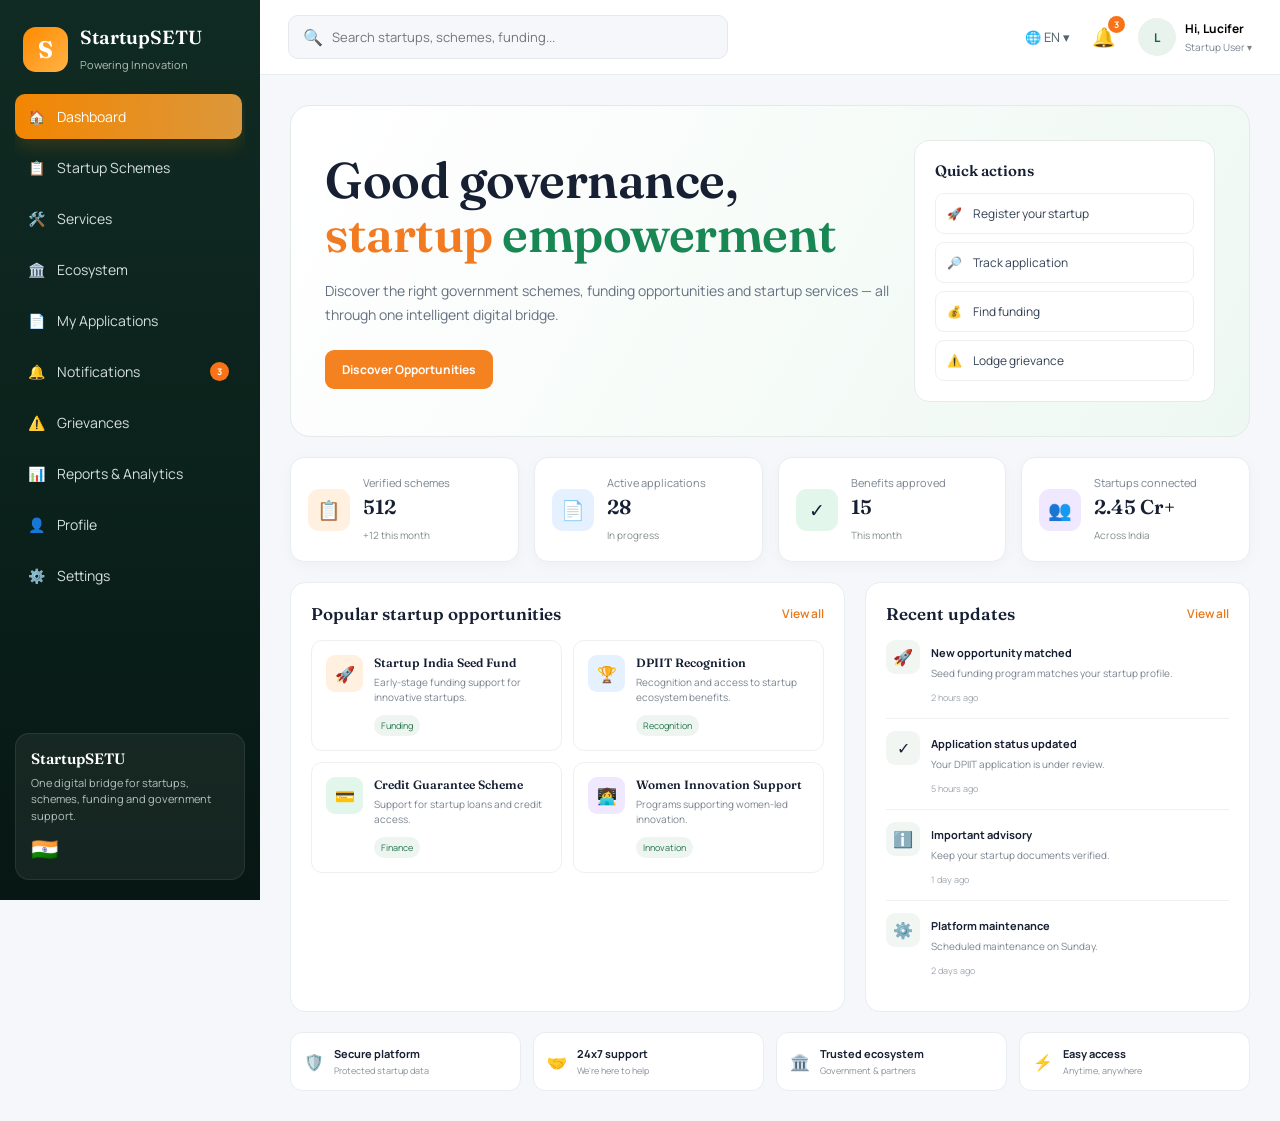
<file: index.html>
<!DOCTYPE html>
<html lang="en">
<head>
<meta charset="UTF-8">
<meta name="viewport" content="width=device-width, initial-scale=1.0">
<title>StartupSETU | Digital Startup Empowerment</title>
<link rel="preconnect" href="https://fonts.googleapis.com">
<link href="https://fonts.googleapis.com/css2?family=Fraunces:opsz,wght@9..144,500;9..144,600;9..144,700&family=Manrope:wght@400;500;600;700;800&display=swap" rel="stylesheet">
<link rel="stylesheet" href="style4.css">
</head>
<body>

<div class="app">

    <!-- ================= SIDEBAR ================= -->
    <aside class="sidebar">

        <div class="brand">
            <div class="logo">S</div>
            <div>
                <h2>StartupSETU</h2>
                <span>Powering Innovation</span>
            </div>
        </div>

        <nav class="navigation">
            <button class="nav-item active" data-section="dashboard" onclick="showSection('dashboard')">🏠<span>Dashboard</span></button>
            <button class="nav-item" data-section="schemes" onclick="showSection('schemes')">📋<span>Startup Schemes</span></button>
            <button class="nav-item" data-section="services" onclick="showSection('services')">🛠️<span>Services</span></button>
            <button class="nav-item" data-section="ecosystem" onclick="showSection('ecosystem')">🏛️<span>Ecosystem</span></button>
            <button class="nav-item" data-section="applications" onclick="showSection('applications')">📄<span>My Applications</span></button>
            <button class="nav-item" data-section="notifications" onclick="showSection('notifications')">
                🔔<span>Notifications</span>
                <b class="nav-badge" id="navNotificationCount">3</b>
            </button>
            <button class="nav-item" data-section="grievance" onclick="showSection('grievance')">⚠️<span>Grievances</span></button>
            <button class="nav-item" data-section="analytics" onclick="showSection('analytics')">📊<span>Reports &amp; Analytics</span></button>
            <button class="nav-item" data-section="profile" onclick="showSection('profile')">👤<span>Profile</span></button>
            <button class="nav-item" data-section="settings" onclick="showSection('settings')">⚙️<span>Settings</span></button>
        </nav>

        <div class="sidebar-bottom">
            <h3>StartupSETU</h3>
            <p>One digital bridge for startups, schemes, funding and government support.</p>
            <div class="india-wave">🇮🇳</div>
        </div>

    </aside>

    <!-- ================= MAIN ================= -->
    <main class="main">

        <header class="topbar">
            <div class="search-box">
                <span>🔍</span>
                <input type="text" id="searchInput" placeholder="Search startups, schemes, funding..." autocomplete="off">
                <button class="clear-search" id="clearSearch" onclick="clearSearch()" title="Clear search">×</button>
            </div>

            <div class="top-actions">
                <button class="language" onclick="toggleLanguage()">🌐 <span id="languageText">EN</span> ▾</button>

                <button class="notification" onclick="showSection('notifications')">
                    🔔
                    <b id="topNotificationCount">3</b>
                </button>

                <button class="user" onclick="showSection('profile')">
                    <div class="avatar" id="topAvatar">L</div>
                    <div>
                        <strong id="topUserName">Hi, Lucifer</strong>
                        <small>Startup User ▾</small>
                    </div>
                </button>
            </div>
        </header>

        <div class="global-search-results" id="globalSearchResults">
            <div class="search-result-header">
                <strong id="searchResultTitle">Search Results</strong>
                <button onclick="clearSearch()">Clear</button>
            </div>
            <div id="searchResultList"></div>
        </div>

        <!-- ================= DASHBOARD ================= -->
        <section id="dashboard" class="page active-page">

            <div class="hero">
                <div class="hero-content">
                    <h1>Good governance,<br><span class="orange">startup</span> <span class="green">empowerment</span></h1>
                    <p id="heroGreeting">Discover the right government schemes, funding opportunities and startup services — all through one intelligent digital bridge.</p>
                    <button class="primary-btn" onclick="openModal('discover')">Discover Opportunities</button>
                </div>

                <div class="quick-actions">
                    <h3>Quick actions</h3>
                    <button onclick="openModal('register')">🚀<span>Register your startup</span></button>
                    <button onclick="openModal('track')">🔎<span>Track application</span></button>
                    <button onclick="openModal('funding')">💰<span>Find funding</span></button>
                    <button onclick="showSection('grievance')">⚠️<span>Lodge grievance</span></button>
                </div>
            </div>

            <div class="stats">
                <div class="stat-card">
                    <div class="stat-icon orange-icon">📋</div>
                    <div><p>Verified schemes</p><h2>512</h2><small>+12 this month</small></div>
                </div>
                <div class="stat-card">
                    <div class="stat-icon blue-icon">📄</div>
                    <div><p>Active applications</p><h2 id="statActiveApps">28</h2><small>In progress</small></div>
                </div>
                <div class="stat-card">
                    <div class="stat-icon green-icon">✓</div>
                    <div><p>Benefits approved</p><h2>15</h2><small>This month</small></div>
                </div>
                <div class="stat-card">
                    <div class="stat-icon purple-icon">👥</div>
                    <div><p>Startups connected</p><h2>2.45 Cr+</h2><small>Across India</small></div>
                </div>
            </div>

            <div class="content-grid">
                <div class="panel">
                    <div class="panel-header">
                        <h2>Popular startup opportunities</h2>
                        <button onclick="showSection('schemes')">View all</button>
                    </div>

                    <div class="scheme-grid">
                        <div class="scheme-card" data-search="Startup India Seed Fund Funding early stage seed funding">
                            <div class="scheme-icon orange-icon">🚀</div>
                            <div>
                                <h3>Startup India Seed Fund</h3>
                                <p>Early-stage funding support for innovative startups.</p>
                                <span class="badge">Funding</span>
                            </div>
                        </div>

                        <div class="scheme-card" data-search="DPIIT Recognition recognition startup">
                            <div class="scheme-icon blue-icon">🏆</div>
                            <div>
                                <h3>DPIIT Recognition</h3>
                                <p>Recognition and access to startup ecosystem benefits.</p>
                                <span class="badge">Recognition</span>
                            </div>
                        </div>

                        <div class="scheme-card" data-search="Credit Guarantee Scheme finance loan">
                            <div class="scheme-icon green-icon">💳</div>
                            <div>
                                <h3>Credit Guarantee Scheme</h3>
                                <p>Support for startup loans and credit access.</p>
                                <span class="badge">Finance</span>
                            </div>
                        </div>

                        <div class="scheme-card" data-search="Women Innovation Support women innovation">
                            <div class="scheme-icon purple-icon">👩‍💻</div>
                            <div>
                                <h3>Women Innovation Support</h3>
                                <p>Programs supporting women-led innovation.</p>
                                <span class="badge">Innovation</span>
                            </div>
                        </div>
                    </div>
                </div>

                <div class="panel">
                    <div class="panel-header">
                        <h2>Recent updates</h2>
                        <button onclick="showSection('notifications')">View all</button>
                    </div>

                    <div class="updates">
                        <div class="update">
                            <div class="update-icon">🚀</div>
                            <div><strong>New opportunity matched</strong><p>Seed funding program matches your startup profile.</p><small>2 hours ago</small></div>
                        </div>
                        <div class="update">
                            <div class="update-icon">✓</div>
                            <div><strong>Application status updated</strong><p>Your DPIIT application is under review.</p><small>5 hours ago</small></div>
                        </div>
                        <div class="update">
                            <div class="update-icon">ℹ️</div>
                            <div><strong>Important advisory</strong><p>Keep your startup documents verified.</p><small>1 day ago</small></div>
                        </div>
                        <div class="update">
                            <div class="update-icon">⚙️</div>
                            <div><strong>Platform maintenance</strong><p>Scheduled maintenance on Sunday.</p><small>2 days ago</small></div>
                        </div>
                    </div>
                </div>
            </div>

            <div class="features">
                <div>🛡️<section><strong>Secure platform</strong><small>Protected startup data</small></section></div>
                <div>🤝<section><strong>24x7 support</strong><small>We're here to help</small></section></div>
                <div>🏛️<section><strong>Trusted ecosystem</strong><small>Government &amp; partners</small></section></div>
                <div>⚡<section><strong>Easy access</strong><small>Anytime, anywhere</small></section></div>
            </div>

        </section>

        <!-- ================= SCHEMES ================= -->
        <section id="schemes" class="page">
            <div class="page-title"><h1>Startup Schemes</h1><p>Find government schemes suitable for your startup.</p></div>

            <div class="large-card">
                <h2>Find the right scheme</h2>

                <div class="filters">
                    <select id="categoryFilter">
                        <option value="All Categories">All Categories</option>
                        <option value="Funding">Funding</option>
                        <option value="Tax Benefits">Tax Benefits</option>
                        <option value="Recognition">Recognition</option>
                        <option value="Incubation">Incubation</option>
                        <option value="Finance">Finance</option>
                    </select>

                    <select id="stageFilter">
                        <option value="All Startup Stages">All Startup Stages</option>
                        <option value="Idea">Idea</option>
                        <option value="MVP">MVP</option>
                        <option value="Early Stage">Early Stage</option>
                        <option value="Growth">Growth</option>
                    </select>

                    <button class="primary-btn" onclick="filterSchemes()">Find schemes</button>
                    <button class="secondary-btn" onclick="resetFilters()">Reset</button>
                </div>

                <div class="all-schemes" id="allSchemes">

                    <div class="opportunity" data-category="Funding" data-stage="Early Stage" data-search="Startup India Seed Fund funding seed early stage">
                        <h3>Startup India Seed Fund</h3>
                        <p>Funding for proof of concept, prototype development and market entry.</p>
                        <span>Funding</span>
                        <button onclick="viewScheme('Startup India Seed Fund')">View details</button>
                    </div>

                    <div class="opportunity" data-category="Recognition" data-stage="All" data-search="DPIIT Startup Recognition recognition">
                        <h3>DPIIT Startup Recognition</h3>
                        <p>Government recognition and ecosystem benefits for eligible startups.</p>
                        <span>Recognition</span>
                        <button onclick="viewScheme('DPIIT Startup Recognition')">View details</button>
                    </div>

                    <div class="opportunity" data-category="Finance" data-stage="Growth" data-search="Credit Guarantee Scheme finance credit loan">
                        <h3>Credit Guarantee Scheme</h3>
                        <p>Improved access to institutional credit for eligible startups.</p>
                        <span>Finance</span>
                        <button onclick="viewScheme('Credit Guarantee Scheme')">View details</button>
                    </div>

                    <div class="opportunity" data-category="Incubation" data-stage="Idea" data-search="Startup Incubation incubator idea">
                        <h3>Startup Incubation Support</h3>
                        <p>Support for early ideas through incubators and mentorship.</p>
                        <span>Incubation</span>
                        <button onclick="viewScheme('Startup Incubation Support')">View details</button>
                    </div>

                    <div class="opportunity" data-category="Tax Benefits" data-stage="Growth" data-search="Tax Benefits startup tax">
                        <h3>Startup Tax Benefits</h3>
                        <p>Explore eligible tax-related support for startups.</p>
                        <span>Tax Benefits</span>
                        <button onclick="viewScheme('Startup Tax Benefits')">View details</button>
                    </div>

                </div>
                <p class="empty-state" id="schemesEmptyState" hidden>No schemes match your filters. Try resetting them.</p>
            </div>
        </section>

        <!-- ================= SERVICES ================= -->
        <section id="services" class="page">
            <div class="page-title"><h1>Startup Services</h1><p>Everything a startup needs in one place.</p></div>

            <div class="service-grid">
                <div class="service-card" data-search="startup registration company registration">
                    🚀<h3>Startup Registration</h3><p>Get guidance for startup registration.</p>
                    <button onclick="openService('Startup Registration')">Explore</button>
                </div>
                <div class="service-card" data-search="funding discovery investment finance">
                    💰<h3>Funding Discovery</h3><p>Discover relevant funding opportunities.</p>
                    <button onclick="openService('Funding Discovery')">Explore</button>
                </div>
                <div class="service-card" data-search="document assistance verification documents">
                    📄<h3>Document Assistance</h3><p>Manage and verify startup documents.</p>
                    <button onclick="openService('Document Assistance')">Explore</button>
                </div>
                <div class="service-card" data-search="mentorship mentor startup">
                    🤝<h3>Mentorship</h3><p>Connect with mentors and ecosystem partners.</p>
                    <button onclick="openService('Mentorship')">Explore</button>
                </div>
            </div>
        </section>

        <!-- ================= ECOSYSTEM ================= -->
        <section id="ecosystem" class="page">
            <div class="page-title"><h1>Startup Ecosystem</h1><p>Connect with the right people and organizations.</p></div>

            <div class="ecosystem-grid">
                <div class="ecosystem-card" data-search="government departments programs">
                    🏛️<h3>Government</h3><p>Departments and government programs.</p>
                    <button onclick="openService('Government')">Explore</button>
                </div>
                <div class="ecosystem-card" data-search="incubators incubation acceleration">
                    🏢<h3>Incubators</h3><p>Find incubation and acceleration support.</p>
                    <button onclick="openService('Incubators')">Explore</button>
                </div>
                <div class="ecosystem-card" data-search="investors investment funding">
                    💼<h3>Investors</h3><p>Explore investment opportunities.</p>
                    <button onclick="openService('Investors')">Explore</button>
                </div>
                <div class="ecosystem-card" data-search="mentors mentorship expert guidance">
                    👨‍🏫<h3>Mentors</h3><p>Get expert guidance for your startup.</p>
                    <button onclick="openService('Mentors')">Explore</button>
                </div>
            </div>
        </section>

        <!-- ================= APPLICATIONS ================= -->
        <section id="applications" class="page">
            <div class="page-title"><h1>My Applications</h1><p>Track all your startup applications.</p></div>

            <div class="table-card">
                <div class="table-tools">
                    <input type="text" id="applicationSearch" placeholder="Search application..." oninput="searchApplications()">
                    <button class="secondary-btn" onclick="resetApplicationSearch()">Reset</button>
                </div>

                <table>
                    <thead>
                        <tr><th>Application ID</th><th>Scheme</th><th>Date</th><th>Status</th><th>Action</th></tr>
                    </thead>
                    <tbody id="applicationTable">
                        <tr>
                            <td>SS-2026-00125</td><td>DPIIT Recognition</td><td>02 Sep 2026</td>
                            <td><span class="status review">Under Review</span></td>
                            <td><button class="table-btn" onclick="trackApplication('SS-2026-00125')">Track</button></td>
                        </tr>
                        <tr>
                            <td>SS-2026-00091</td><td>Seed Fund</td><td>28 Aug 2026</td>
                            <td><span class="status approved">Approved</span></td>
                            <td><button class="table-btn" onclick="trackApplication('SS-2026-00091')">Track</button></td>
                        </tr>
                        <tr>
                            <td>SS-2026-00072</td><td>Credit Guarantee</td><td>25 Aug 2026</td>
                            <td><span class="status pending">Documents Required</span></td>
                            <td><button class="table-btn" onclick="trackApplication('SS-2026-00072')">Track</button></td>
                        </tr>
                    </tbody>
                </table>
                <p class="empty-state" id="applicationsEmptyState" hidden>No applications match your search.</p>
            </div>
        </section>

        <!-- ================= NOTIFICATIONS ================= -->
        <section id="notifications" class="page">
            <div class="page-title"><h1>Notifications</h1><p>Your latest StartupSETU updates.</p></div>

            <div class="notification-controls">
                <button class="secondary-btn" onclick="markAllNotificationsRead()">Mark all read</button>
            </div>

            <div class="notification-list" id="notificationList">
                <div class="notification-card unread" data-notification="funding matched">
                    <div class="notification-symbol">🚀</div>
                    <div><strong>New funding opportunity matched</strong><p>A funding scheme has been matched with your profile.</p><small>2 hours ago</small></div>
                    <button onclick="markNotificationRead(this)">✓</button>
                </div>
                <div class="notification-card unread" data-notification="application status">
                    <div class="notification-symbol">✓</div>
                    <div><strong>Application status updated</strong><p>Your DPIIT application is under review.</p><small>5 hours ago</small></div>
                    <button onclick="markNotificationRead(this)">✓</button>
                </div>
                <div class="notification-card unread" data-notification="document reminder">
                    <div class="notification-symbol">⚠️</div>
                    <div><strong>Document reminder</strong><p>Please verify your startup documents.</p><small>1 day ago</small></div>
                    <button onclick="markNotificationRead(this)">✓</button>
                </div>
            </div>
        </section>

        <!-- ================= GRIEVANCE ================= -->
        <section id="grievance" class="page">
            <div class="page-title"><h1>Lodge Grievance</h1><p>Submit and track your startup-related grievance.</p></div>

            <div class="form-card">
                <form id="grievanceForm" onsubmit="submitGrievance(event)">
                    <label for="grievanceSubject">Subject</label>
                    <input type="text" id="grievanceSubject" required>

                    <label for="applicationId">Application ID (optional)</label>
                    <input type="text" id="applicationId" placeholder="e.g. SS-2026-00125">

                    <label for="grievanceDescription">Description</label>
                    <textarea id="grievanceDescription" required></textarea>

                    <button class="primary-btn" type="submit">Submit grievance</button>
                </form>
            </div>

            <div id="grievanceHistory" class="history-card" style="display:none;">
                <h3>Submitted grievances</h3>
                <div id="grievanceList"></div>
            </div>
        </section>

        <!-- ================= ANALYTICS ================= -->
        <section id="analytics" class="page">
            <div class="page-title"><h1>Reports &amp; Analytics</h1><p>StartupSETU platform overview.</p></div>

            <div class="analytics-grid">
                <div><h3>Applications</h3><strong>28</strong><p>Active applications</p></div>
                <div><h3>Approved</h3><strong>15</strong><p>Benefits approved</p></div>
                <div><h3>Completion</h3><strong>54%</strong><p>Average completion rate</p></div>
            </div>

            <div class="analytics-panel">
                <h2>Application overview</h2>

                <div class="progress-item">
                    <span>Approved</span>
                    <div class="progress"><div style="width:54%"></div></div>
                    <b>54%</b>
                </div>
                <div class="progress-item">
                    <span>Under Review</span>
                    <div class="progress"><div style="width:31%"></div></div>
                    <b>31%</b>
                </div>
                <div class="progress-item">
                    <span>Pending Documents</span>
                    <div class="progress"><div style="width:15%"></div></div>
                    <b>15%</b>
                </div>
            </div>
        </section>

        <!-- ================= PROFILE ================= -->
        <section id="profile" class="page">
            <div class="page-title"><h1>Founder Profile</h1><p>Complete your startup profile for better scheme matching.</p></div>

            <div class="form-card">
                <form id="profileForm" onsubmit="event.preventDefault(); saveProfile();">
                    <label for="founderName">Founder name</label>
                    <input type="text" id="founderName" required>

                    <label for="startupName">Startup name</label>
                    <input type="text" id="startupName" placeholder="Enter startup name">

                    <label for="industry">Industry</label>
                    <select id="industry">
                        <option>Technology</option>
                        <option>Agriculture</option>
                        <option>Healthcare</option>
                        <option>FinTech</option>
                        <option>CleanTech</option>
                    </select>

                    <button type="submit" class="primary-btn">Save profile</button>
                </form>
            </div>
        </section>

        <!-- ================= SETTINGS ================= -->
        <section id="settings" class="page">
            <div class="page-title"><h1>Settings</h1><p>Manage your StartupSETU preferences.</p></div>

            <div class="settings-card">
                <label><input type="checkbox" id="emailNotifications" checked> Email notifications</label>
                <label><input type="checkbox" id="schemeRecommendations" checked> Scheme recommendations</label>
                <label><input type="checkbox" id="smsNotifications"> SMS notifications</label>
                <button class="primary-btn" onclick="saveSettings()">Save settings</button>
            </div>
        </section>

    </main>
</div>

<!-- ================= MODAL ================= -->
<div class="modal" id="modal">
    <div class="modal-content">
        <div class="modal-header">
            <h2 id="modalTitle">StartupSETU</h2>
            <button onclick="closeModal()">×</button>
        </div>
        <div id="modalBody"></div>
    </div>
</div>

<div class="toast" id="toast"><span id="toastMessage"></span></div>

<script src="script4.js"></script>
</body>
</html>
</file>
<file: style4.css>
/* =========================================================
   RESET
========================================================= */

* {
    margin: 0;
    padding: 0;
    box-sizing: border-box;
}

html {
    scroll-behavior: smooth;
}

body {
    font-family: "Manrope", Arial, Helvetica, sans-serif;
    background: #f5f7fb;
    color: #172033;
    min-height: 100vh;
}

h1, h2, h3 {
    font-family: "Fraunces", Georgia, serif;
    font-weight: 600;
}

button,
input,
select,
textarea {
    font: inherit;
}

button {
    cursor: pointer;
}

@media (prefers-reduced-motion: reduce) {
    *, *::before, *::after {
        animation-duration: 0.01ms !important;
        animation-iteration-count: 1 !important;
        transition-duration: 0.01ms !important;
        scroll-behavior: auto !important;
    }
}

:focus-visible {
    outline: 2px solid #f58220;
    outline-offset: 2px;
}


/* =========================================================
   APP
========================================================= */

.app {
    min-height: 100vh;
}


/* =========================================================
   SIDEBAR
========================================================= */

.sidebar {
    position: fixed;
    top: 0;
    left: 0;

    width: 260px;
    height: 100vh;

    padding: 20px 15px;

    background:
        linear-gradient(
            180deg,
            #102b23 0%,
            #0b211b 55%,
            #071713 100%
        );

    color: white;

    display: flex;
    flex-direction: column;

    z-index: 1000;

    overflow: hidden;
}


/* =========================================================
   BRAND
========================================================= */

.brand {
    display: flex;
    align-items: center;
    gap: 12px;

    padding: 5px 8px 20px;

    flex-shrink: 0;
}

.logo {
    width: 45px;
    height: 45px;

    display: flex;
    align-items: center;
    justify-content: center;

    border-radius: 13px;

    background: linear-gradient(
        135deg,
        #ff8a00,
        #ffb347
    );

    color: white;

    font-family: "Fraunces", serif;
    font-size: 24px;
    font-weight: 700;

    flex-shrink: 0;
}

.brand h2 {
    font-size: 19px;
    margin-bottom: 3px;
}

.brand span {
    font-size: 11px;
    color: #aebeb8;
}


/* =========================================================
   NAVIGATION
========================================================= */

.navigation {
    display: flex;
    flex-direction: column;

    gap: 6px;

    flex: 1;

    min-height: 0;

    overflow-y: auto;

    padding-right: 3px;
}

.navigation::-webkit-scrollbar {
    width: 4px;
}

.navigation::-webkit-scrollbar-thumb {
    background: rgba(255,255,255,0.2);
    border-radius: 10px;
}


/* =========================================================
   NAV ITEMS
========================================================= */

.nav-item {
    width: 100%;
    min-height: 45px;

    display: flex;
    align-items: center;

    gap: 12px;

    padding: 11px 13px;

    border: none;
    border-radius: 10px;

    background: transparent;

    color: #d5dfdc;

    text-align: left;

    font-size: 14px;

    flex-shrink: 0;

    transition: background 0.2s, transform 0.2s, color 0.2s;
}

.nav-item:hover {
    background: rgba(255,255,255,0.09);
    color: white;

    transform: translateX(2px);
}

.nav-item.active {
    background:
        linear-gradient(
            90deg,
            rgba(255,139,0,0.95),
            rgba(255,171,64,0.85)
        );

    color: white;

    box-shadow:
        0 8px 18px rgba(255,139,0,0.15);
}

.nav-item span {
    flex: 1;
}

.nav-badge {
    min-width: 19px;
    height: 19px;

    display: flex;
    align-items: center;
    justify-content: center;

    border-radius: 50%;

    background: #f97316;

    color: white;

    font-size: 9px;
}


/* =========================================================
   SIDEBAR BOTTOM
========================================================= */

.sidebar-bottom {
    margin-top: 14px;

    padding: 15px;

    border-radius: 14px;

    background: rgba(255,255,255,0.06);

    border: 1px solid rgba(255,255,255,0.08);

    flex-shrink: 0;
}

.sidebar-bottom h3 {
    font-size: 15px;
    margin-bottom: 7px;
}

.sidebar-bottom p {
    font-size: 11px;
    line-height: 1.5;

    color: #b5c2be;
}

.india-wave {
    margin-top: 10px;
    font-size: 22px;
}


/* =========================================================
   MAIN
========================================================= */

.main {
    margin-left: 260px;

    width: calc(100% - 260px);

    min-height: 100vh;

    position: relative;
}


/* =========================================================
   TOPBAR
========================================================= */

.topbar {
    min-height: 75px;

    padding: 15px 28px;

    display: flex;
    align-items: center;
    justify-content: space-between;

    gap: 20px;

    background: white;

    border-bottom: 1px solid #e9edf3;

    position: sticky;
    top: 0;

    z-index: 500;
}


/* =========================================================
   SEARCH
========================================================= */

.search-box {
    width: min(440px, 50%);

    display: flex;
    align-items: center;

    gap: 9px;

    padding: 10px 14px;

    background: #f5f7fa;

    border: 1px solid #e5e9ef;

    border-radius: 10px;
}

.search-box input {
    width: 100%;

    border: none;
    outline: none;

    background: transparent;

    font-size: 13px;

    color: #172033;
}

.clear-search {
    border: none;

    background: transparent;

    color: #7b8490;

    font-size: 18px;

    display: none;
}

.search-box:focus-within {
    border-color: #57a879;

    box-shadow:
        0 0 0 3px rgba(87,168,121,0.08);
}


/* =========================================================
   GLOBAL SEARCH RESULTS
========================================================= */

.global-search-results {
    position: fixed;

    top: 75px;
    right: 28px;

    width: min(520px, calc(100% - 40px));

    max-height: 500px;

    overflow-y: auto;

    background: white;

    border: 1px solid #e4e9ed;

    border-radius: 14px;

    box-shadow: 0 20px 50px rgba(20,30,40,0.15);

    z-index: 1500;

    display: none;
}

.global-search-results.show {
    display: block;
}

.search-result-header {
    display: flex;

    align-items: center;
    justify-content: space-between;

    padding: 15px;

    border-bottom: 1px solid #edf0f2;
}

.search-result-header button {
    border: none;

    background: transparent;

    color: #f58220;

    font-size: 12px;
}

.search-result {
    padding: 13px 15px;

    border-bottom: 1px solid #f0f2f4;

    cursor: pointer;

    transition: background 0.2s;
}

.search-result:hover,
.search-result:focus-visible {
    background: #f7faf8;
}

.search-result strong {
    display: block;

    font-size: 13px;

    margin-bottom: 4px;
}

.search-result small {
    color: #7a8490;

    font-size: 10px;
}


/* =========================================================
   TOP ACTIONS
========================================================= */

.top-actions {
    display: flex;
    align-items: center;

    gap: 22px;
}

.language {
    border: none;
    background: transparent;

    font-size: 13px;

    color: #55616f;
}

.notification {
    position: relative;

    border: none;
    background: transparent;

    font-size: 19px;
}

.notification b {
    position: absolute;

    top: -8px;
    right: -9px;

    min-width: 17px;
    height: 17px;

    display: flex;
    align-items: center;
    justify-content: center;

    border-radius: 50%;

    background: #f97316;

    color: white;

    font-size: 9px;
}

.user {
    display: flex;
    align-items: center;

    gap: 9px;

    border: none;

    background: transparent;

    text-align: left;
}

.avatar {
    width: 38px;
    height: 38px;

    border-radius: 50%;

    display: flex;
    align-items: center;
    justify-content: center;

    background: #e8f3ed;

    color: #17633f;

    font-size: 12px;
    font-weight: bold;
}

.user strong {
    display: block;

    font-size: 12px;
}

.user small {
    display: block;

    margin-top: 3px;

    color: #7a8491;

    font-size: 10px;
}


/* =========================================================
   PAGES
========================================================= */

.page {
    display: none;

    padding: 30px;
}

.page.active-page {
    display: block;

    animation: pageIn 0.2s ease;
}

@keyframes pageIn {
    from {
        opacity: 0;
        transform: translateY(5px);
    }

    to {
        opacity: 1;
        transform: translateY(0);
    }
}


/* =========================================================
   HERO
========================================================= */

.hero {
    min-height: 300px;

    display: grid;

    grid-template-columns: 1.5fr 0.8fr;

    gap: 25px;

    padding: 34px;

    border-radius: 20px;

    background:
        linear-gradient(
            120deg,
            #ffffff,
            #eef8f2
        );

    border: 1px solid #e2ebe5;

    overflow: hidden;
}

.hero-content {
    display: flex;

    flex-direction: column;

    justify-content: center;
}

.hero h1 {
    font-size: clamp(32px, 4vw, 50px);

    line-height: 1.08;

    letter-spacing: -0.5px;

    margin-bottom: 18px;
}

.orange {
    color: #f27b22;
}

.green {
    color: #198754;
}

.hero p {
    max-width: 620px;

    color: #657180;

    font-size: 14px;

    line-height: 1.7;

    margin-bottom: 23px;
}


/* =========================================================
   BUTTONS
========================================================= */

.primary-btn,
.secondary-btn,
.table-btn {
    border: none;

    padding: 11px 17px;

    border-radius: 9px;

    font-size: 12px;

    font-weight: 700;

    transition: background 0.2s, transform 0.2s, box-shadow 0.2s;
}

.primary-btn {
    width: fit-content;

    background: #f58220;

    color: white;
}

.primary-btn:hover {
    background: #dd6910;

    transform: translateY(-1px);

    box-shadow:
        0 7px 18px rgba(245,130,32,0.2);
}

.secondary-btn {
    background: #eef4f0;

    color: #17633f;
}

.secondary-btn:hover {
    background: #dfece5;
}

.table-btn {
    background: #eaf4ee;

    color: #17633f;

    padding: 7px 11px;
}


/* =========================================================
   QUICK ACTIONS
========================================================= */

.quick-actions {
    background: white;

    border-radius: 15px;

    padding: 20px;

    border: 1px solid #e5ebe7;

    align-self: center;
}

.quick-actions h3 {
    font-size: 15px;

    margin-bottom: 13px;
}

.quick-actions button {
    width: 100%;

    display: flex;

    align-items: center;

    gap: 11px;

    border: 1px solid #edf0f2;

    background: white;

    border-radius: 9px;

    padding: 11px;

    margin-top: 8px;

    text-align: left;

    font-size: 12px;

    color: #334155;

    transition: background 0.2s, border-color 0.2s, transform 0.2s;
}

.quick-actions button:hover {
    background: #f8faf9;

    border-color: #d9e7df;

    transform: translateX(3px);
}


/* =========================================================
   STATISTICS
========================================================= */

.stats {
    display: grid;

    grid-template-columns: repeat(4, 1fr);

    gap: 15px;

    margin-top: 20px;
}

.stat-card {
    background: white;

    border: 1px solid #e8edf1;

    border-radius: 14px;

    padding: 17px;

    display: flex;

    align-items: center;

    gap: 13px;

    box-shadow:
        0 4px 15px rgba(20,30,40,0.03);
}

.stat-icon {
    width: 42px;
    height: 42px;

    border-radius: 11px;

    display: flex;

    align-items: center;

    justify-content: center;

    flex-shrink: 0;

    font-size: 19px;
}

.orange-icon {
    background: #fff0df;
}

.blue-icon {
    background: #e6f1ff;
}

.green-icon {
    background: #e3f6ec;
}

.purple-icon {
    background: #f0e8ff;
}

.stat-card p {
    color: #7a8490;

    font-size: 11px;

    margin-bottom: 4px;
}

.stat-card h2 {
    font-size: 20px;

    margin-bottom: 3px;
}

.stat-card small {
    color: #83908b;

    font-size: 10px;
}


/* =========================================================
   CONTENT GRID
========================================================= */

.content-grid {
    display: grid;

    grid-template-columns: 1.3fr 0.9fr;

    gap: 20px;

    margin-top: 20px;
}

.panel {
    background: white;

    border: 1px solid #e8edf1;

    border-radius: 15px;

    padding: 20px;
}

.panel-header {
    display: flex;

    align-items: center;

    justify-content: space-between;

    margin-bottom: 16px;
}

.panel-header h2 {
    font-size: 17px;
}

.panel-header button {
    border: none;

    background: transparent;

    color: #e8781b;

    font-size: 12px;

    font-weight: 600;
}


/* =========================================================
   SCHEME GRID
========================================================= */

.scheme-grid {
    display: grid;

    grid-template-columns: repeat(2, 1fr);

    gap: 11px;
}

.scheme-card {
    display: flex;

    gap: 11px;

    padding: 14px;

    border: 1px solid #edf0f2;

    border-radius: 11px;

    transition: transform 0.2s, border-color 0.2s, box-shadow 0.2s;
}

.scheme-card:hover {
    transform: translateY(-2px);

    border-color: #d7e6dc;

    box-shadow:
        0 7px 20px rgba(20,50,30,0.05);
}

.scheme-icon {
    width: 37px;
    height: 37px;

    border-radius: 9px;

    display: flex;

    align-items: center;

    justify-content: center;

    flex-shrink: 0;
}

.scheme-card h3 {
    font-size: 12px;

    margin-bottom: 5px;
}

.scheme-card p {
    color: #7b8490;

    font-size: 10px;

    line-height: 1.5;

    margin-bottom: 7px;
}

.badge {
    display: inline-block;

    padding: 4px 7px;

    border-radius: 20px;

    background: #eef5f1;

    color: #23764d;

    font-size: 9px;
}


/* =========================================================
   UPDATES
========================================================= */

.updates {
    display: flex;

    flex-direction: column;

    gap: 12px;
}

.update {
    display: flex;

    gap: 11px;

    padding-bottom: 12px;

    border-bottom: 1px solid #eef1f3;
}

.update:last-child {
    border-bottom: none;
}

.update-icon {
    width: 34px;
    height: 34px;

    display: flex;

    align-items: center;

    justify-content: center;

    border-radius: 9px;

    background: #f1f6f3;

    flex-shrink: 0;
}

.update strong {
    font-size: 11px;
}

.update p {
    color: #7a8490;

    font-size: 10px;

    margin: 4px 0;
}

.update small {
    color: #a0a7af;

    font-size: 9px;
}


/* =========================================================
   FEATURES
========================================================= */

.features {
    display: grid;

    grid-template-columns: repeat(4, 1fr);

    gap: 12px;

    margin-top: 20px;
}

.features > div {
    display: flex;

    align-items: center;

    gap: 10px;

    background: white;

    border: 1px solid #e8edf1;

    border-radius: 12px;

    padding: 13px;
}

.features section strong {
    display: block;

    font-size: 11px;
}

.features section small {
    display: block;

    color: #89929b;

    font-size: 9px;

    margin-top: 3px;
}


/* =========================================================
   PAGE TITLE
========================================================= */

.page-title {
    margin-bottom: 23px;
}

.page-title h1 {
    font-size: 28px;

    margin-bottom: 7px;
}

.page-title p {
    color: #77818d;

    font-size: 13px;
}


/* =========================================================
   CARDS
========================================================= */

.large-card,
.table-card,
.form-card,
.settings-card,
.history-card,
.analytics-panel {
    background: white;

    border: 1px solid #e7ecf0;

    border-radius: 15px;

    padding: 24px;
}

.large-card h2 {
    margin-bottom: 18px;

    font-size: 18px;
}


/* =========================================================
   FILTERS
========================================================= */

.filters {
    display: flex;

    gap: 10px;

    flex-wrap: wrap;

    margin-bottom: 22px;
}

.filters select {
    padding: 11px 13px;

    border: 1px solid #dde4e8;

    border-radius: 8px;

    background: white;

    outline: none;

    min-width: 170px;
}


/* =========================================================
   OPPORTUNITIES
========================================================= */

.all-schemes {
    display: grid;

    grid-template-columns: repeat(3, 1fr);

    gap: 13px;
}

.opportunity {
    padding: 17px;

    border: 1px solid #e5ebe7;

    border-radius: 11px;

    transition: transform 0.2s, box-shadow 0.2s;
}

.opportunity:hover {
    transform: translateY(-3px);

    box-shadow:
        0 10px 25px rgba(20,30,40,0.06);
}

.opportunity h3 {
    font-size: 13px;

    margin-bottom: 7px;
}

.opportunity p {
    color: #77818c;

    font-size: 10px;

    line-height: 1.6;

    margin-bottom: 10px;
}

.opportunity span {
    display: inline-block;

    font-size: 9px;

    color: #26764e;

    background: #edf6f1;

    padding: 5px 8px;

    border-radius: 20px;
}

.opportunity button {
    display: block;

    margin-top: 13px;

    border: none;

    background: transparent;

    color: #e8781b;

    font-size: 11px;

    font-weight: 600;
}


/* =========================================================
   EMPTY STATE
========================================================= */

.empty-state {
    margin-top: 16px;

    padding: 20px;

    text-align: center;

    color: #77818c;

    font-size: 12px;

    background: #f7f9fa;

    border: 1px dashed #dde4e8;

    border-radius: 10px;
}


/* =========================================================
   SERVICES / ECOSYSTEM
========================================================= */

.service-grid,
.ecosystem-grid {
    display: grid;

    grid-template-columns: repeat(4, 1fr);

    gap: 15px;
}

.service-card,
.ecosystem-card {
    background: white;

    border: 1px solid #e7ecf0;

    border-radius: 14px;

    padding: 22px;

    transition: transform 0.2s, box-shadow 0.2s;
}

.service-card:hover,
.ecosystem-card:hover {
    transform: translateY(-3px);

    box-shadow:
        0 10px 25px rgba(20,30,40,0.06);
}

.service-card h3,
.ecosystem-card h3 {
    margin: 13px 0 7px;

    font-size: 14px;
}

.service-card p,
.ecosystem-card p {
    color: #78828e;

    font-size: 11px;

    line-height: 1.6;
}

.service-card button,
.ecosystem-card button {
    margin-top: 15px;

    border: none;

    background: #eef5f1;

    color: #23764d;

    padding: 8px 12px;

    border-radius: 7px;

    font-size: 10px;

    font-weight: 600;
}


/* =========================================================
   TABLE
========================================================= */

.table-card {
    overflow-x: auto;
}

.table-tools {
    display: flex;

    justify-content: space-between;

    gap: 10px;

    margin-bottom: 18px;
}

.table-tools input {
    padding: 10px 12px;

    border: 1px solid #dce3e7;

    border-radius: 8px;

    outline: none;

    width: 300px;
}

table {
    width: 100%;

    border-collapse: collapse;

    min-width: 700px;
}

th,
td {
    text-align: left;

    padding: 14px;

    border-bottom: 1px solid #edf0f2;

    font-size: 12px;
}

th {
    background: #f7f9fa;

    color: #596572;
}

.status {
    padding: 5px 9px;

    border-radius: 20px;

    font-size: 9px;
}

.status.review {
    background: #fff3dd;
    color: #b76c00;
}

.status.approved {
    background: #e4f6eb;
    color: #197342;
}

.status.pending {
    background: #ffeaea;
    color: #b53a3a;
}


/* =========================================================
   NOTIFICATIONS
========================================================= */

.notification-controls {
    margin-bottom: 15px;

    display: flex;

    justify-content: flex-end;
}

.notification-list {
    display: flex;

    flex-direction: column;

    gap: 12px;
}

.notification-card {
    display: flex;

    align-items: center;

    gap: 13px;

    padding: 17px;

    background: white;

    border: 1px solid #e7ecf0;

    border-radius: 12px;

    transition: border-color 0.2s, background 0.2s;
}

.notification-card.unread {
    border-left: 4px solid #f58220;

    background: #fffdf9;
}

.notification-symbol {
    font-size: 22px;
}

.notification-card > div:nth-child(2) {
    flex: 1;
}

.notification-card strong {
    font-size: 12px;
}

.notification-card p {
    color: #77818c;

    font-size: 10px;

    margin-top: 5px;
}

.notification-card small {
    color: #a0a7af;

    font-size: 9px;
}

.notification-card > button {
    border: none;

    width: 30px;
    height: 30px;

    border-radius: 50%;

    background: #eaf4ee;

    color: #197342;
}


/* =========================================================
   FORMS
========================================================= */

.form-card {
    max-width: 650px;
}

.form-card form {
    display: flex;

    flex-direction: column;

    gap: 8px;
}

.form-card label {
    font-size: 12px;

    font-weight: 600;

    margin-top: 6px;
}

.form-card input,
.form-card select,
.form-card textarea {
    width: 100%;

    padding: 11px 12px;

    border: 1px solid #dce3e7;

    border-radius: 8px;

    outline: none;

    background: white;
}

.form-card input:focus,
.form-card select:focus,
.form-card textarea:focus {
    border-color: #57a879;

    box-shadow:
        0 0 0 3px rgba(87,168,121,0.1);
}

.form-card textarea {
    min-height: 130px;

    resize: vertical;
}

.form-card .primary-btn {
    margin-top: 10px;
}


/* =========================================================
   HISTORY
========================================================= */

.history-card {
    max-width: 650px;

    margin-top: 20px;
}

.history-card h3 {
    font-size: 16px;

    margin-bottom: 15px;
}

.grievance-item {
    padding: 13px;

    border: 1px solid #edf0f2;

    border-radius: 9px;

    margin-top: 8px;
}

.grievance-item strong {
    font-size: 12px;
}

.grievance-item p {
    font-size: 10px;

    color: #77818c;

    margin-top: 4px;
}


/* =========================================================
   ANALYTICS
========================================================= */

.analytics-grid {
    display: grid;

    grid-template-columns: repeat(3, 1fr);

    gap: 17px;

    margin-bottom: 20px;
}

.analytics-grid > div {
    padding: 25px;

    background: white;

    border: 1px solid #e6ebef;

    border-radius: 14px;
}

.analytics-grid h3 {
    font-size: 13px;

    color: #697480;

    margin-bottom: 10px;
}

.analytics-grid strong {
    font-family: "Fraunces", serif;
    font-size: 31px;

    color: #167346;
}

.analytics-grid p {
    font-size: 10px;

    color: #89929b;

    margin-top: 5px;
}

.analytics-panel h2 {
    font-size: 17px;

    margin-bottom: 20px;
}

.progress-item {
    display: grid;

    grid-template-columns: 130px 1fr 45px;

    align-items: center;

    gap: 12px;

    margin-bottom: 15px;

    font-size: 11px;
}

.progress {
    height: 9px;

    background: #edf1f0;

    border-radius: 20px;

    overflow: hidden;
}

.progress div {
    height: 100%;

    background: #198754;

    border-radius: 20px;

    transition: width 0.4s ease;
}


/* =========================================================
   SETTINGS
========================================================= */

.settings-card {
    max-width: 600px;

    display: flex;

    flex-direction: column;

    gap: 17px;
}

.settings-card label {
    display: flex;

    align-items: center;

    gap: 10px;

    font-size: 13px;

    color: #4e5965;
}

.settings-card input {
    width: 16px;

    height: 16px;
}


/* =========================================================
   MODAL
========================================================= */

.modal {
    position: fixed;

    inset: 0;

    background: rgba(0,0,0,0.55);

    display: none;

    align-items: center;

    justify-content: center;

    padding: 20px;

    z-index: 3000;
}

.modal.show {
    display: flex;
}

.modal-content {
    width: min(500px, 100%);

    background: white;

    border-radius: 16px;

    overflow: hidden;

    box-shadow:
        0 25px 70px rgba(0,0,0,0.25);

    animation: modalIn 0.2s ease;
}

@keyframes modalIn {
    from {
        opacity: 0;

        transform:
            translateY(15px)
            scale(0.98);
    }

    to {
        opacity: 1;

        transform:
            translateY(0)
            scale(1);
    }
}

.modal-header {
    display: flex;

    align-items: center;

    justify-content: space-between;

    padding: 17px 20px;

    border-bottom: 1px solid #edf0f2;
}

.modal-header h2 {
    font-size: 17px;
}

.modal-header button {
    border: none;

    background: transparent;

    font-size: 25px;

    color: #66717d;
}

#modalBody {
    padding: 22px;

    color: #596572;

    font-size: 13px;

    line-height: 1.7;
}

.modal-action {
    margin-top: 17px;
}


/* =========================================================
   TOAST
========================================================= */

.toast {
    position: fixed;

    right: 25px;
    bottom: 25px;

    background: #102b23;

    color: white;

    padding: 13px 18px;

    border-radius: 10px;

    box-shadow:
        0 10px 30px rgba(0,0,0,0.2);

    transform: translateY(100px);

    opacity: 0;

    pointer-events: none;

    transition: transform 0.3s, opacity 0.3s;

    z-index: 5000;

    font-size: 12px;
}

.toast.show {
    transform: translateY(0);

    opacity: 1;
}


/* =========================================================
   TABLET
========================================================= */

@media (max-width: 1100px) {

    .sidebar {
        width: 230px;
    }

    .main {
        margin-left: 230px;

        width: calc(100% - 230px);
    }

    .stats {
        grid-template-columns: repeat(2, 1fr);
    }

    .content-grid {
        grid-template-columns: 1fr;
    }

    .features {
        grid-template-columns: repeat(2, 1fr);
    }

    .service-grid,
    .ecosystem-grid {
        grid-template-columns: repeat(2, 1fr);
    }

    .all-schemes {
        grid-template-columns: repeat(2, 1fr);
    }
}


/* =========================================================
   MOBILE
========================================================= */

@media (max-width: 760px) {

    .sidebar {
        position: relative;

        width: 100%;

        height: auto;

        min-height: auto;

        overflow: visible;

        padding: 14px;
    }

    .navigation {
        overflow: visible;

        flex: none;
    }

    .sidebar-bottom {
        display: none;
    }

    .main {
        margin-left: 0;

        width: 100%;
    }

    .topbar {
        min-height: auto;

        padding: 13px;

        gap: 12px;

        flex-wrap: wrap;
    }

    .search-box {
        width: 100%;

        order: 2;
    }

    .top-actions {
        width: 100%;

        justify-content: flex-end;
    }

    .global-search-results {
        top: 125px;

        right: 15px;

        width: calc(100% - 30px);
    }

    .page {
        padding: 18px;
    }

    .hero {
        grid-template-columns: 1fr;

        padding: 24px;
    }

    .stats {
        grid-template-columns: 1fr;
    }

    .scheme-grid {
        grid-template-columns: 1fr;
    }

    .features {
        grid-template-columns: 1fr;
    }

    .service-grid,
    .ecosystem-grid,
    .analytics-grid {
        grid-template-columns: 1fr;
    }

    .all-schemes {
        grid-template-columns: 1fr;
    }

    .table-tools {
        flex-direction: column;
    }

    .table-tools input {
        width: 100%;
    }

    .progress-item {
        grid-template-columns: 100px 1fr 40px;
    }
}


/* =========================================================
   VERY SMALL
========================================================= */

@media (max-width: 480px) {

    .brand {
        padding-bottom: 15px;
    }

    .navigation {
        gap: 5px;
    }

    .nav-item {
        min-height: 42px;

        padding: 9px 11px;

        font-size: 12px;
    }

    .hero h1 {
        font-size: 32px;
    }

    .page-title h1 {
        font-size: 24px;
    }

    .top-actions {
        gap: 12px;
    }

    .language {
        display: none;
    }

    .top-actions .user div:last-child {
        display: none;
    }

    .progress-item {
        grid-template-columns: 1fr;

        gap: 5px;
    }
}
</file>
